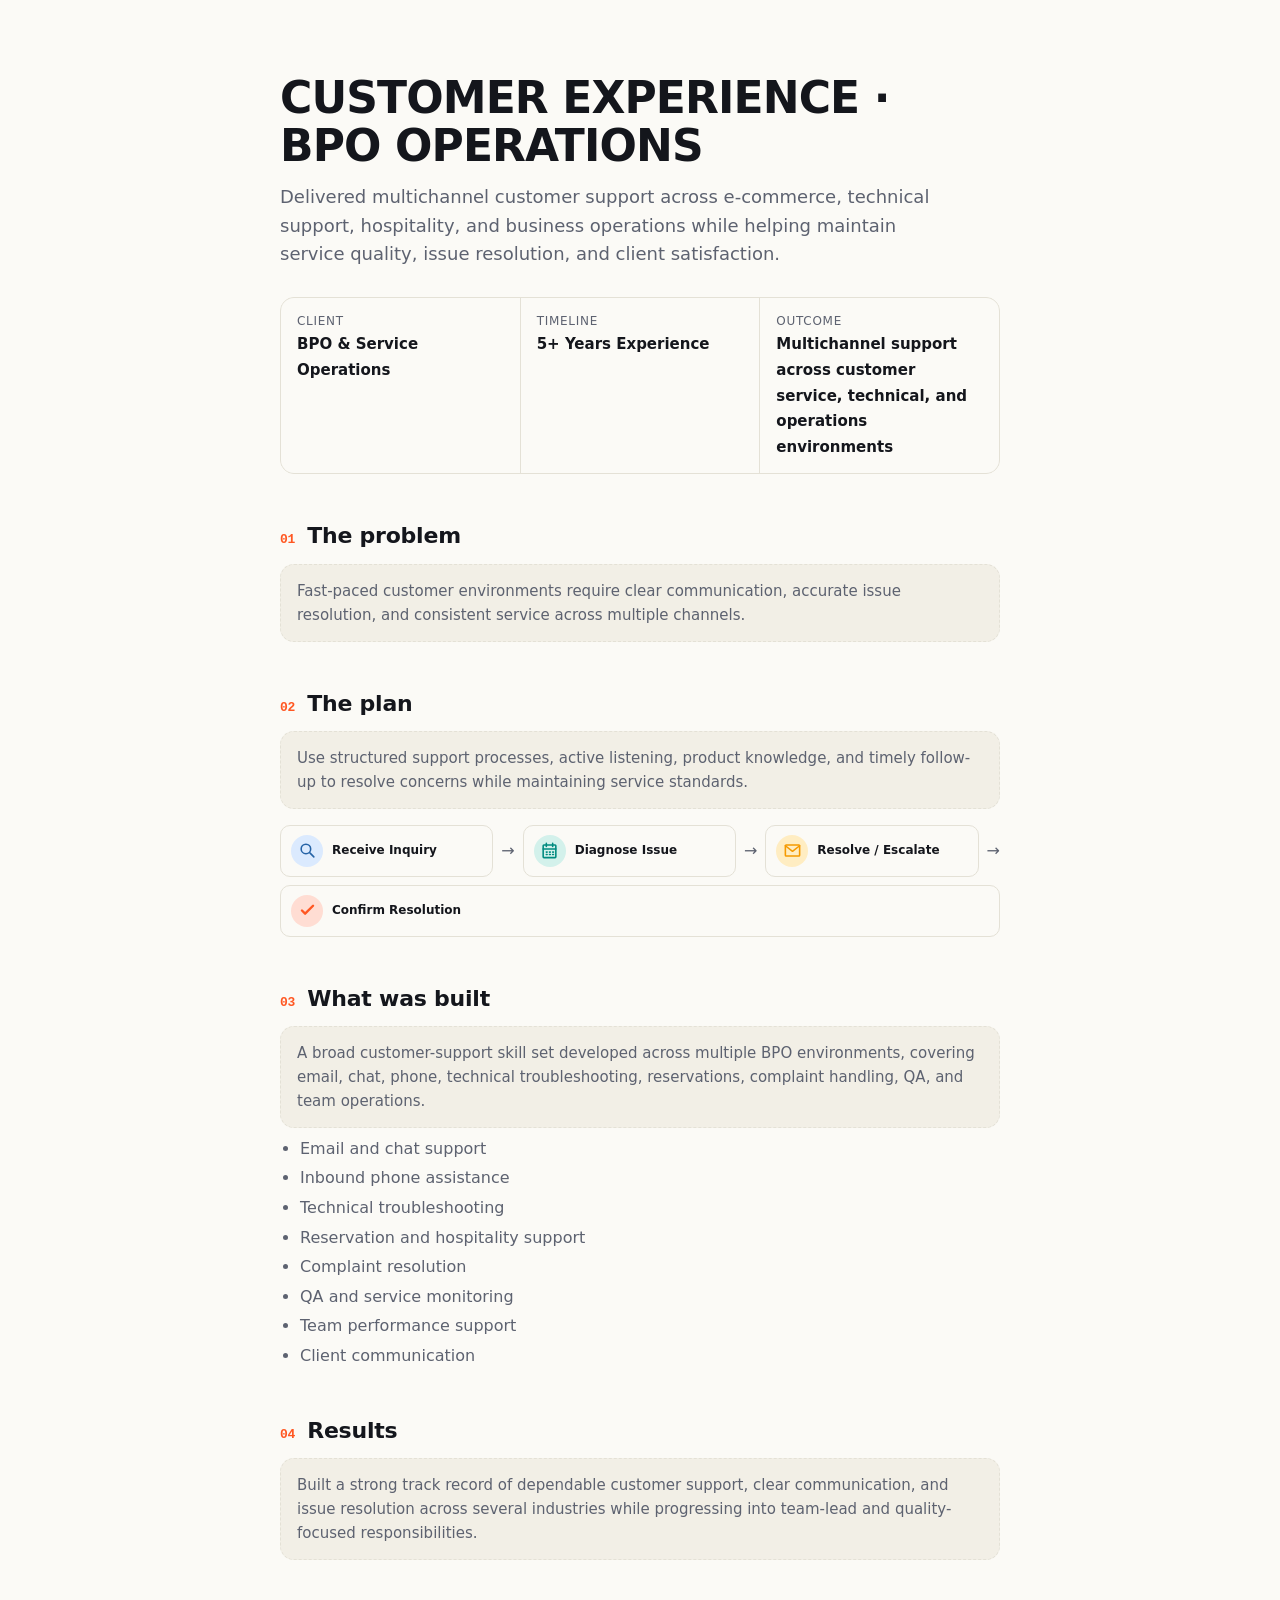
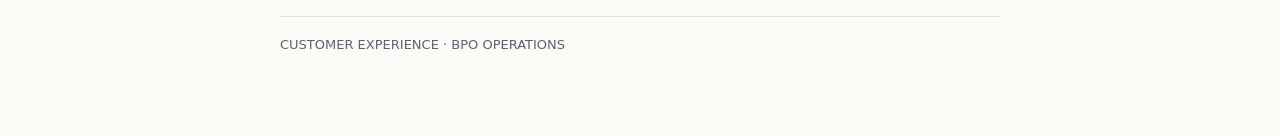
<file: public/client-support.html>
<!doctype html>
<html lang="en">
<head>
<meta charset="utf-8">
<meta name="viewport" content="width=device-width, initial-scale=1">
<title>CUSTOMER EXPERIENCE · BPO OPERATIONS</title>
<meta name="robots" content="noindex">
<style>
  :root {
    --paper: #fbfaf6;
    --ink: #14161c;
    --muted: #5d6270;
    --line: #e4e1d6;
    --tint: #f2efe6;
    --accent: #ff5722;
    --accent-soft: #fff1ea;
    --radius: 14px;
  }
  @media (prefers-color-scheme: dark) {
    :root {
      --paper: #0e0f16;
      --ink: #f2f2f5;
      --muted: #a2a6b4;
      --line: #262836;
      --tint: #161824;
      --accent-soft: #2a1710;
    }
  }
  * { box-sizing: border-box; }
  html, body { margin: 0; }
  body {
    background: var(--paper);
    color: var(--ink);
    font: 16px/1.6 ui-sans-serif, system-ui, -apple-system, "Segoe UI", sans-serif;
    -webkit-font-smoothing: antialiased;
  }
  .doc { max-width: 760px; margin: 0 auto; padding: 56px 20px 80px; }
  .tag {
    display: inline-flex; align-items: center; gap: 8px;
    font: 600 12px/1 ui-monospace, SFMono-Regular, Menlo, monospace;
    letter-spacing: .08em; text-transform: uppercase;
    color: var(--accent); background: var(--accent-soft);
    padding: 7px 10px; border-radius: 999px;
  }
  .tag svg { width: 12px; height: 12px; }
  h1 { font-size: clamp(30px, 5vw, 44px); line-height: 1.1; letter-spacing: -.02em; margin: 18px 0 12px; }
  .lede { color: var(--muted); font-size: 18px; margin: 0 0 28px; max-width: 58ch; }
  .meta { display: grid; grid-template-columns: repeat(3, minmax(0, 1fr)); gap: 1px; background: var(--line); border: 1px solid var(--line); border-radius: var(--radius); overflow: hidden; margin-bottom: 44px; }
  .meta div { background: var(--paper); padding: 14px 16px; }
  .meta span { display: block; font-size: 12px; color: var(--muted); text-transform: uppercase; letter-spacing: .06em; }
  .meta b { font-weight: 600; font-size: 15px; }
  h2 { font-size: 22px; letter-spacing: -.01em; margin: 44px 0 10px; display: flex; gap: 12px; align-items: baseline; }
  h2 i { font: 600 13px/1 ui-monospace, SFMono-Regular, Menlo, monospace; font-style: normal; color: var(--accent); }
  p { margin: 0 0 12px; }
  .hint {
    border: 1px dashed var(--line); background: var(--tint);
    border-radius: var(--radius); padding: 14px 16px; color: var(--muted); font-size: 15px;
  }
  .hint strong { color: var(--ink); }
  .flow { display: flex; flex-wrap: wrap; align-items: center; gap: 8px; margin: 16px 0 4px; }
  .flow .flow-step {
    display: flex; align-items: center; gap: 9px; flex: 1 1 140px;
    border: 1px solid var(--line); background: var(--paper);
    border-radius: 10px; padding: 9px 10px; font-size: 12px; font-weight: 600;
    white-space: nowrap;
  }
  .flow-icon { display: grid; place-items: center; width: 32px; height: 32px; flex-shrink: 0; border-radius: 50%; }
  .flow-icon svg { width: 19px; height: 19px; fill: none; stroke: currentColor; stroke-width: 2; stroke-linecap: round; stroke-linejoin: round; }
  .flow-icon--search { background: #dbeafe; color: #2563a6; }
  .flow-icon--calendar { background: #d3f1eb; color: #008b80; }
  .flow-icon--mail { background: #ffedc2; color: #f59a00; }
  .flow-icon--check { background: #ffddd3; color: #ff5722; }
  .flow em { align-self: center; color: var(--muted); font-style: normal; }
  @media (max-width: 650px) {
    .flow { flex-direction: column; align-items: stretch; }
    .flow .flow-step { flex: none; }
    .flow em { transform: rotate(90deg); }
  }
  ul.list { padding-left: 20px; margin: 8px 0 0; color: var(--muted); }
  ul.list li { margin: 4px 0; }
  footer { margin-top: 56px; padding-top: 18px; border-top: 1px solid var(--line); color: var(--muted); font-size: 13px; }
  @media (max-width: 560px) { .meta { grid-template-columns: 1fr; } }
</style>
</head>
<body>
  <main class="doc">
    <h1 id="doc-title">CUSTOMER EXPERIENCE · BPO OPERATIONS</h1>
    <p class="lede">Delivered multichannel customer support across e-commerce, technical support, hospitality, and business operations while helping maintain service quality, issue resolution, and client satisfaction.</p>

    <div class="meta">
      <div><span>Client</span><b>BPO &amp; Service Operations</b></div>
      <div><span>Timeline</span><b>5+ Years Experience</b></div>
      <div><span>Outcome</span><b>Multichannel support across customer service, technical, and operations environments</b></div>
    </div>

    <h2><i>01</i>The problem</h2>
    <div class="hint">Fast-paced customer environments require clear communication, accurate issue resolution, and consistent service across multiple channels.</div>

    <h2><i>02</i>The plan</h2>
    <p class="hint">Use structured support processes, active listening, product knowledge, and timely follow-up to resolve concerns while maintaining service standards.</p>
    <div class="flow" aria-label="Client support workflow">
      <div class="flow-step"><span class="flow-icon flow-icon--search" aria-hidden="true"><svg viewBox="0 0 24 24"><circle cx="10" cy="10" r="6"/><path d="m15 15 5 5"/></svg></span>Receive Inquiry</div><em aria-hidden="true">&rarr;</em>
      <div class="flow-step"><span class="flow-icon flow-icon--calendar" aria-hidden="true"><svg viewBox="0 0 24 24"><rect x="4" y="5" width="16" height="16" rx="1"/><path d="M8 3v4m8-4v4M4 10h16m-12 4h1m3 0h1m3 0h1m-9 3h1m3 0h1m3 0h1"/></svg></span>Diagnose Issue</div><em aria-hidden="true">&rarr;</em>
      <div class="flow-step"><span class="flow-icon flow-icon--mail" aria-hidden="true"><svg viewBox="0 0 24 24"><rect x="3" y="5" width="18" height="14" rx="1"/><path d="m3 6 9 7 9-7"/></svg></span>Resolve / Escalate</div><em aria-hidden="true">&rarr;</em>
      <div class="flow-step"><span class="flow-icon flow-icon--check" aria-hidden="true"><svg viewBox="0 0 24 24"><path d="m5 12 4 4L19 6" stroke-width="3"/></svg></span>Confirm Resolution</div>
    </div>

    <h2><i>03</i>What was built</h2>
    <div class="hint">A broad customer-support skill set developed across multiple BPO environments, covering email, chat, phone, technical troubleshooting, reservations, complaint handling, QA, and team operations.</div>
    <ul class="list">
      <li>Email and chat support</li>
      <li>Inbound phone assistance</li>
      <li>Technical troubleshooting</li>
      <li>Reservation and hospitality support</li>
      <li>Complaint resolution</li>
      <li>QA and service monitoring</li>
      <li>Team performance support</li>
      <li>Client communication</li>
    </ul>

    <h2><i>04</i>Results</h2>
    <div class="hint">Built a strong track record of dependable customer support, clear communication, and issue resolution across several industries while progressing into team-lead and quality-focused responsibilities.</div>

    <footer>CUSTOMER EXPERIENCE · BPO OPERATIONS</footer>
  </main>

</body>
</html>
</file>
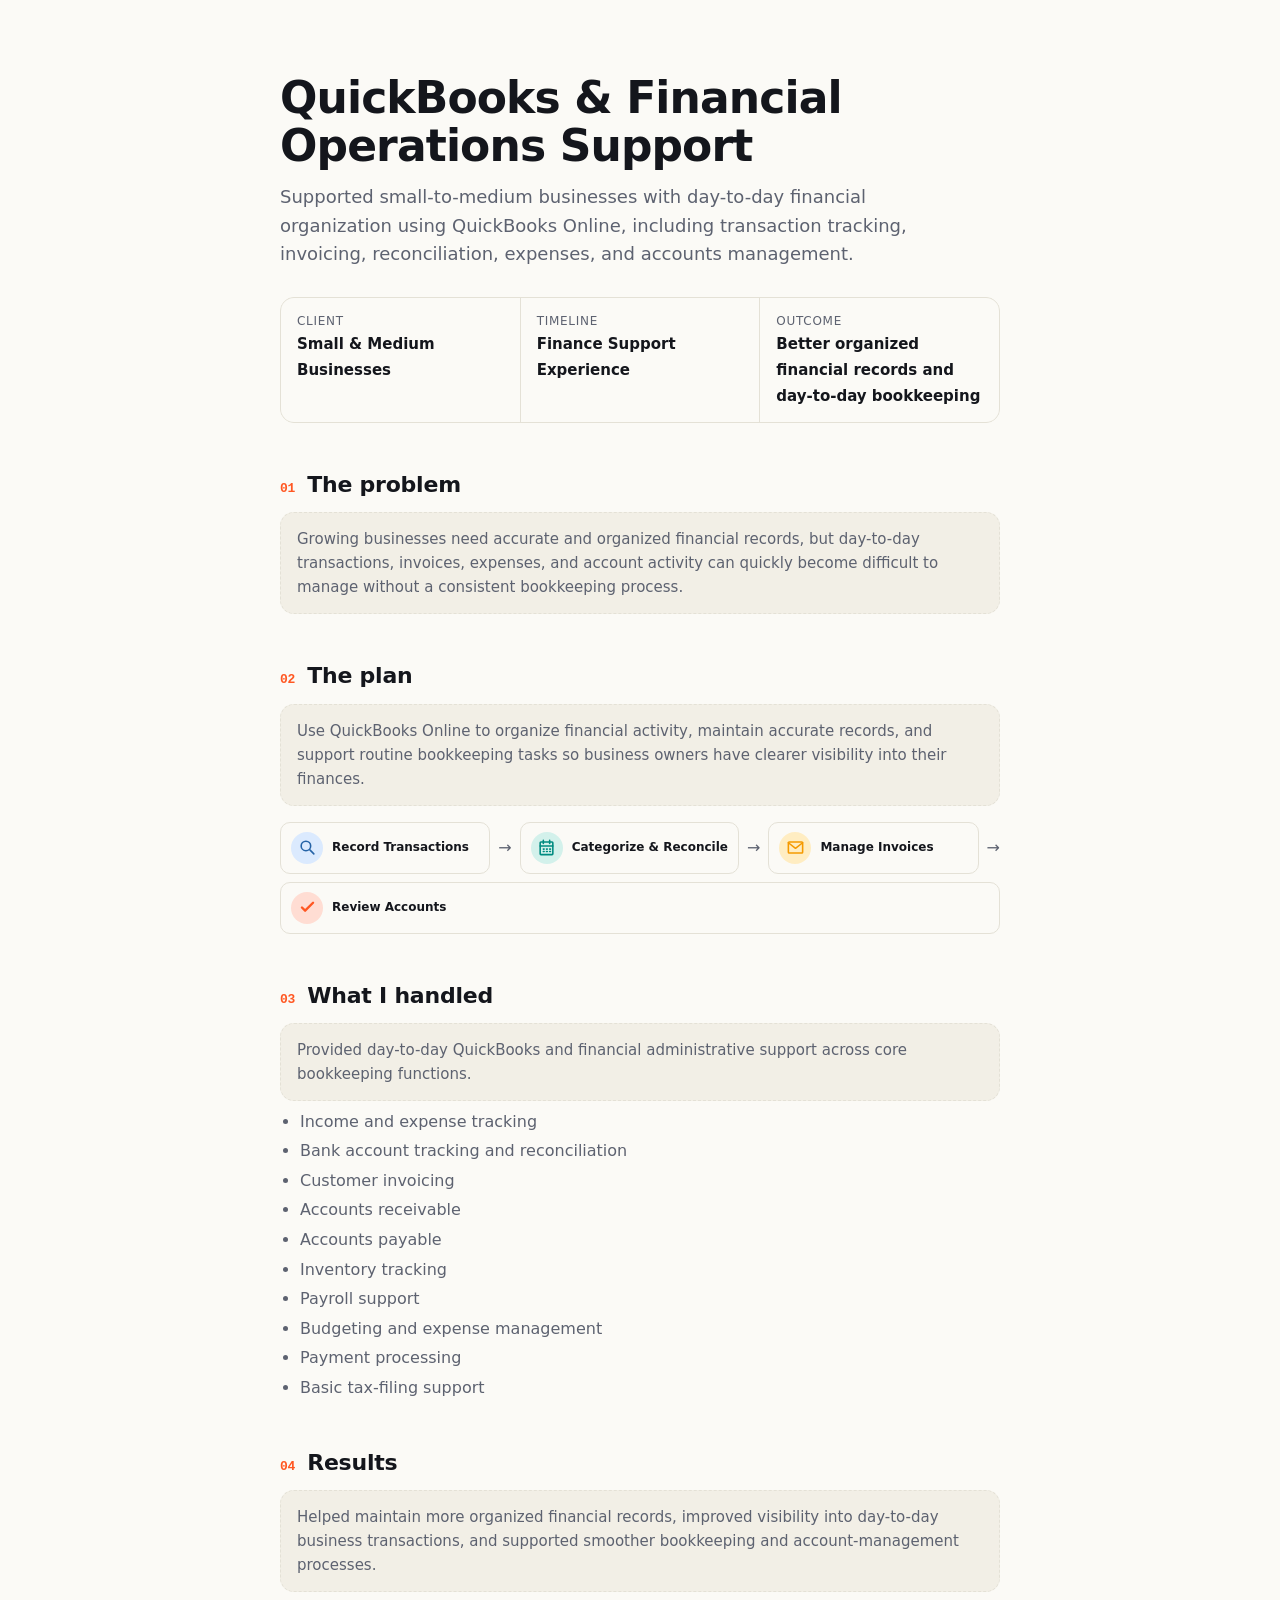
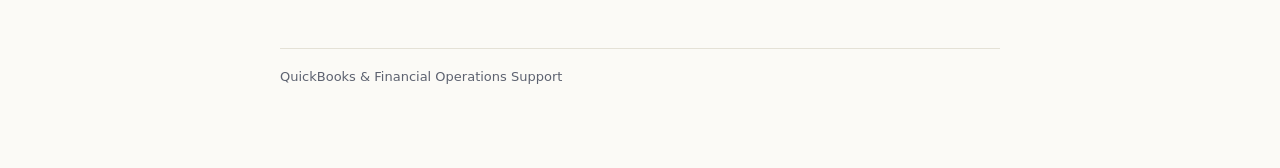
<file: public/finance-support.html>
<!doctype html>
<html lang="en">
<head>
<meta charset="utf-8">
<meta name="viewport" content="width=device-width, initial-scale=1">
<title>QuickBooks &amp; Financial Operations Support</title>
<meta name="robots" content="noindex">
<style>
  :root {
    --paper: #fbfaf6;
    --ink: #14161c;
    --muted: #5d6270;
    --line: #e4e1d6;
    --tint: #f2efe6;
    --accent: #ff5722;
    --accent-soft: #fff1ea;
    --radius: 14px;
  }
  @media (prefers-color-scheme: dark) {
    :root {
      --paper: #0e0f16;
      --ink: #f2f2f5;
      --muted: #a2a6b4;
      --line: #262836;
      --tint: #161824;
      --accent-soft: #2a1710;
    }
  }
  * { box-sizing: border-box; }
  html, body { margin: 0; }
  body {
    background: var(--paper);
    color: var(--ink);
    font: 16px/1.6 ui-sans-serif, system-ui, -apple-system, "Segoe UI", sans-serif;
    -webkit-font-smoothing: antialiased;
  }
  .doc { max-width: 760px; margin: 0 auto; padding: 56px 20px 80px; }
  .tag {
    display: inline-flex; align-items: center; gap: 8px;
    font: 600 12px/1 ui-monospace, SFMono-Regular, Menlo, monospace;
    letter-spacing: .08em; text-transform: uppercase;
    color: var(--accent); background: var(--accent-soft);
    padding: 7px 10px; border-radius: 999px;
  }
  .tag svg { width: 12px; height: 12px; }
  h1 { font-size: clamp(30px, 5vw, 44px); line-height: 1.1; letter-spacing: -.02em; margin: 18px 0 12px; }
  .lede { color: var(--muted); font-size: 18px; margin: 0 0 28px; max-width: 58ch; }
  .meta { display: grid; grid-template-columns: repeat(3, minmax(0, 1fr)); gap: 1px; background: var(--line); border: 1px solid var(--line); border-radius: var(--radius); overflow: hidden; margin-bottom: 44px; }
  .meta div { background: var(--paper); padding: 14px 16px; }
  .meta span { display: block; font-size: 12px; color: var(--muted); text-transform: uppercase; letter-spacing: .06em; }
  .meta b { font-weight: 600; font-size: 15px; }
  h2 { font-size: 22px; letter-spacing: -.01em; margin: 44px 0 10px; display: flex; gap: 12px; align-items: baseline; }
  h2 i { font: 600 13px/1 ui-monospace, SFMono-Regular, Menlo, monospace; font-style: normal; color: var(--accent); }
  p { margin: 0 0 12px; }
  .hint {
    border: 1px dashed var(--line); background: var(--tint);
    border-radius: var(--radius); padding: 14px 16px; color: var(--muted); font-size: 15px;
  }
  .hint strong { color: var(--ink); }
  .flow { display: flex; flex-wrap: wrap; align-items: center; gap: 8px; margin: 16px 0 4px; }
  .flow .flow-step {
    display: flex; align-items: center; gap: 9px; flex: 1 1 140px;
    border: 1px solid var(--line); background: var(--paper);
    border-radius: 10px; padding: 9px 10px; font-size: 12px; font-weight: 600;
    white-space: nowrap;
  }
  .flow-icon { display: grid; place-items: center; width: 32px; height: 32px; flex-shrink: 0; border-radius: 50%; }
  .flow-icon svg { width: 19px; height: 19px; fill: none; stroke: currentColor; stroke-width: 2; stroke-linecap: round; stroke-linejoin: round; }
  .flow-icon--search { background: #dbeafe; color: #2563a6; }
  .flow-icon--calendar { background: #d3f1eb; color: #008b80; }
  .flow-icon--mail { background: #ffedc2; color: #f59a00; }
  .flow-icon--check { background: #ffddd3; color: #ff5722; }
  .flow em { align-self: center; color: var(--muted); font-style: normal; }
  @media (max-width: 650px) {
    .flow { flex-direction: column; align-items: stretch; }
    .flow .flow-step { flex: none; }
    .flow em { transform: rotate(90deg); }
  }
  ul.list { padding-left: 20px; margin: 8px 0 0; color: var(--muted); }
  ul.list li { margin: 4px 0; }
  footer { margin-top: 56px; padding-top: 18px; border-top: 1px solid var(--line); color: var(--muted); font-size: 13px; }
  @media (max-width: 560px) { .meta { grid-template-columns: 1fr; } }
</style>
</head>
<body>
  <main class="doc">
    <h1 id="doc-title">QuickBooks &amp; Financial Operations Support</h1>
    <p class="lede">Supported small-to-medium businesses with day-to-day financial organization using QuickBooks Online, including transaction tracking, invoicing, reconciliation, expenses, and accounts management.</p>

    <div class="meta">
      <div><span>Client</span><b>Small &amp; Medium Businesses</b></div>
      <div><span>Timeline</span><b>Finance Support Experience</b></div>
      <div><span>Outcome</span><b>Better organized financial records and day-to-day bookkeeping</b></div>
    </div>

    <h2><i>01</i>The problem</h2>
    <div class="hint">Growing businesses need accurate and organized financial records, but day-to-day transactions, invoices, expenses, and account activity can quickly become difficult to manage without a consistent bookkeeping process.</div>

    <h2><i>02</i>The plan</h2>
    <p class="hint">Use QuickBooks Online to organize financial activity, maintain accurate records, and support routine bookkeeping tasks so business owners have clearer visibility into their finances.</p>
    <div class="flow" aria-label="Financial operations workflow">
      <div class="flow-step"><span class="flow-icon flow-icon--search" aria-hidden="true"><svg viewBox="0 0 24 24"><circle cx="10" cy="10" r="6"/><path d="m15 15 5 5"/></svg></span>Record Transactions</div><em aria-hidden="true">&rarr;</em>
      <div class="flow-step"><span class="flow-icon flow-icon--calendar" aria-hidden="true"><svg viewBox="0 0 24 24"><rect x="4" y="5" width="16" height="16" rx="1"/><path d="M8 3v4m8-4v4M4 10h16m-12 4h1m3 0h1m3 0h1m-9 3h1m3 0h1m3 0h1"/></svg></span>Categorize &amp; Reconcile</div><em aria-hidden="true">&rarr;</em>
      <div class="flow-step"><span class="flow-icon flow-icon--mail" aria-hidden="true"><svg viewBox="0 0 24 24"><rect x="3" y="5" width="18" height="14" rx="1"/><path d="m3 6 9 7 9-7"/></svg></span>Manage Invoices</div><em aria-hidden="true">&rarr;</em>
      <div class="flow-step"><span class="flow-icon flow-icon--check" aria-hidden="true"><svg viewBox="0 0 24 24"><path d="m5 12 4 4L19 6" stroke-width="3"/></svg></span>Review Accounts</div>
    </div>

    <h2><i>03</i>What I handled</h2>
    <div class="hint">Provided day-to-day QuickBooks and financial administrative support across core bookkeeping functions.</div>
    <ul class="list">
      <li>Income and expense tracking</li>
      <li>Bank account tracking and reconciliation</li>
      <li>Customer invoicing</li>
      <li>Accounts receivable</li>
      <li>Accounts payable</li>
      <li>Inventory tracking</li>
      <li>Payroll support</li>
      <li>Budgeting and expense management</li>
      <li>Payment processing</li>
      <li>Basic tax-filing support</li>
    </ul>

    <h2><i>04</i>Results</h2>
    <div class="hint">Helped maintain more organized financial records, improved visibility into day-to-day business transactions, and supported smoother bookkeeping and account-management processes.</div>

    <footer>QuickBooks &amp; Financial Operations Support</footer>
  </main>

</body>
</html>
</file>
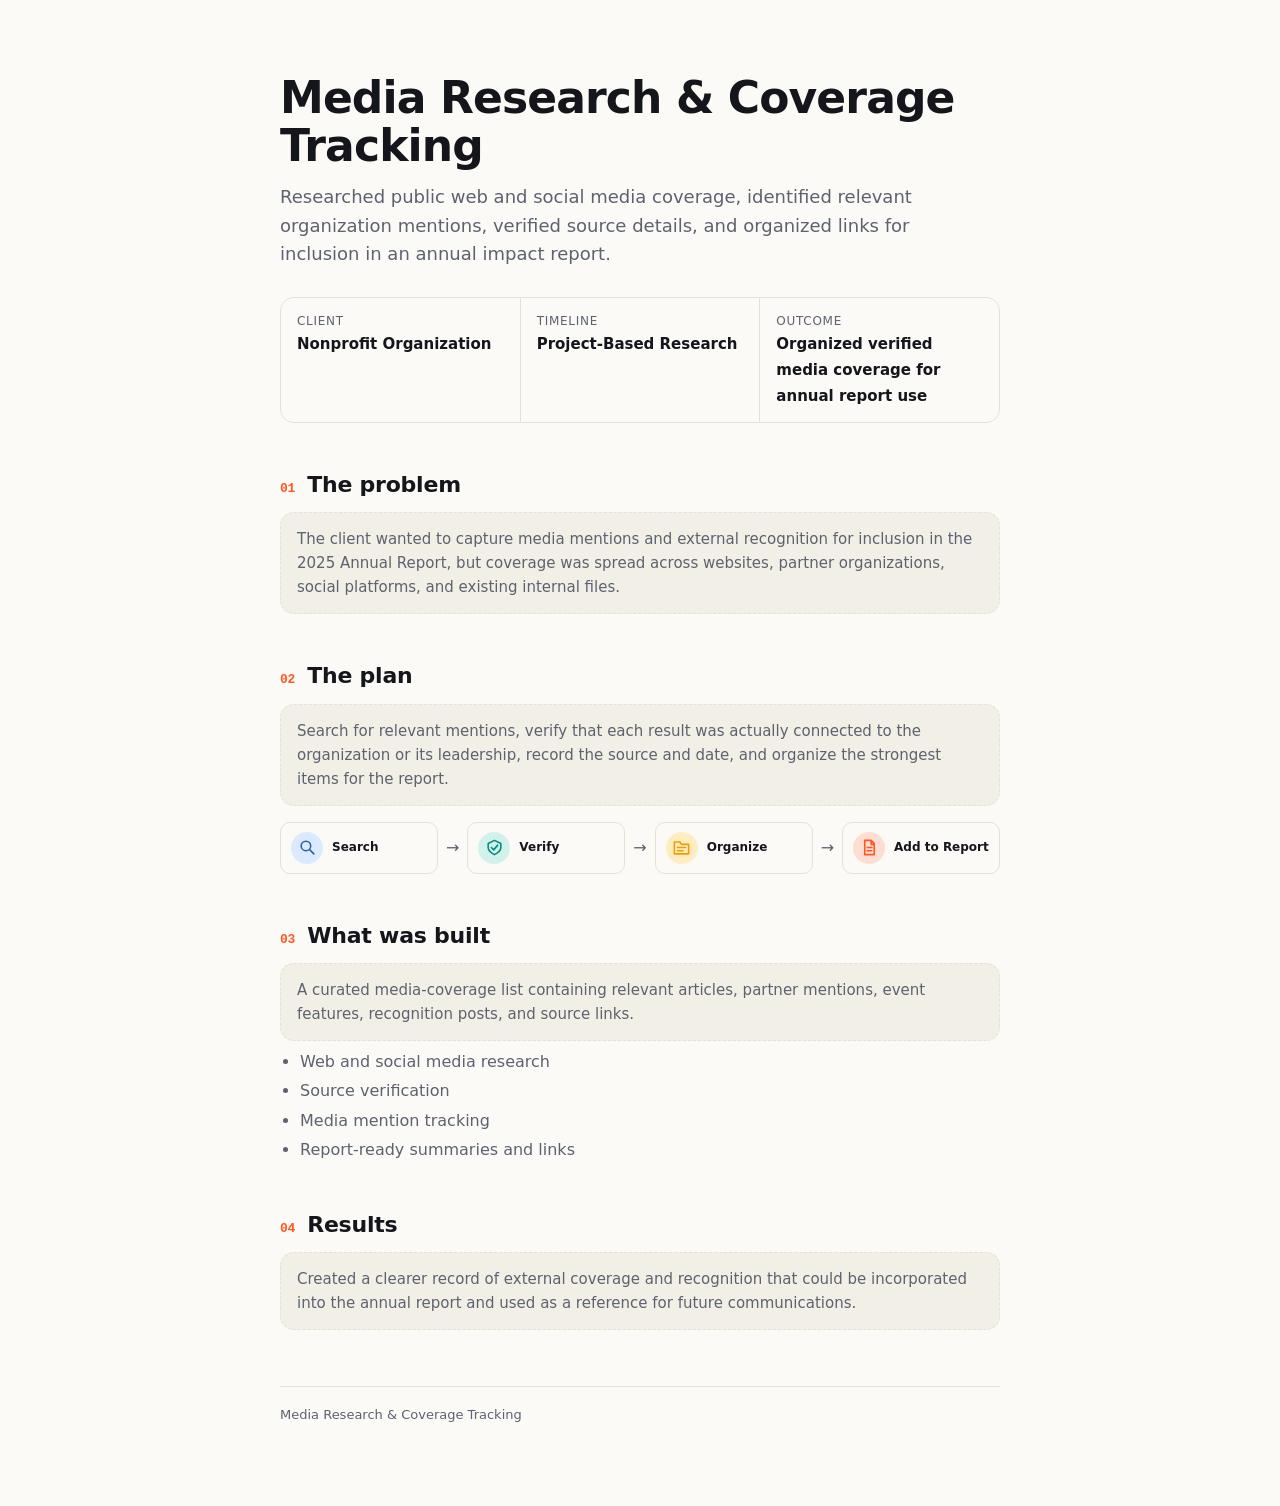
<file: public/media-research.html>
<!doctype html>
<html lang="en">
<head>
<meta charset="utf-8">
<meta name="viewport" content="width=device-width, initial-scale=1">
<title>Media Research &amp; Coverage Tracking</title>
<meta name="robots" content="noindex">
<style>
  :root {
    --paper: #fbfaf6;
    --ink: #14161c;
    --muted: #5d6270;
    --line: #e4e1d6;
    --tint: #f2efe6;
    --accent: #ff5722;
    --accent-soft: #fff1ea;
    --radius: 14px;
  }
  @media (prefers-color-scheme: dark) {
    :root {
      --paper: #0e0f16;
      --ink: #f2f2f5;
      --muted: #a2a6b4;
      --line: #262836;
      --tint: #161824;
      --accent-soft: #2a1710;
    }
  }
  * { box-sizing: border-box; }
  html, body { margin: 0; }
  body {
    background: var(--paper);
    color: var(--ink);
    font: 16px/1.6 ui-sans-serif, system-ui, -apple-system, "Segoe UI", sans-serif;
    -webkit-font-smoothing: antialiased;
  }
  .doc { max-width: 760px; margin: 0 auto; padding: 56px 20px 80px; }
  .tag {
    display: inline-flex; align-items: center; gap: 8px;
    font: 600 12px/1 ui-monospace, SFMono-Regular, Menlo, monospace;
    letter-spacing: .08em; text-transform: uppercase;
    color: var(--accent); background: var(--accent-soft);
    padding: 7px 10px; border-radius: 999px;
  }
  .tag svg { width: 12px; height: 12px; }
  h1 { font-size: clamp(30px, 5vw, 44px); line-height: 1.1; letter-spacing: -.02em; margin: 18px 0 12px; }
  .lede { color: var(--muted); font-size: 18px; margin: 0 0 28px; max-width: 58ch; }
  .meta { display: grid; grid-template-columns: repeat(3, minmax(0, 1fr)); gap: 1px; background: var(--line); border: 1px solid var(--line); border-radius: var(--radius); overflow: hidden; margin-bottom: 44px; }
  .meta div { background: var(--paper); padding: 14px 16px; }
  .meta span { display: block; font-size: 12px; color: var(--muted); text-transform: uppercase; letter-spacing: .06em; }
  .meta b { font-weight: 600; font-size: 15px; }
  h2 { font-size: 22px; letter-spacing: -.01em; margin: 44px 0 10px; display: flex; gap: 12px; align-items: baseline; }
  h2 i { font: 600 13px/1 ui-monospace, SFMono-Regular, Menlo, monospace; font-style: normal; color: var(--accent); }
  p { margin: 0 0 12px; }
  .hint {
    border: 1px dashed var(--line); background: var(--tint);
    border-radius: var(--radius); padding: 14px 16px; color: var(--muted); font-size: 15px;
  }
  .hint strong { color: var(--ink); }
  .flow { display: flex; flex-wrap: wrap; align-items: center; gap: 8px; margin: 16px 0 4px; }
  .flow .flow-step {
    display: flex; align-items: center; gap: 9px; flex: 1 1 140px;
    border: 1px solid var(--line); background: var(--paper);
    border-radius: 10px; padding: 9px 10px; font-size: 12px; font-weight: 600;
    white-space: nowrap;
  }
  .flow-icon { display: grid; place-items: center; width: 32px; height: 32px; flex-shrink: 0; border-radius: 50%; }
  .flow-icon svg { width: 19px; height: 19px; fill: none; stroke: currentColor; stroke-width: 2; stroke-linecap: round; stroke-linejoin: round; }
  .flow-icon--search { background: #dbeafe; color: #2563a6; }
  .flow-icon--calendar { background: #d3f1eb; color: #008b80; }
  .flow-icon--mail { background: #ffedc2; color: #f59a00; }
  .flow-icon--check { background: #ffddd3; color: #ff5722; }
  .flow em { align-self: center; color: var(--muted); font-style: normal; }
  @media (max-width: 650px) {
    .flow { flex-direction: column; align-items: stretch; }
    .flow .flow-step { flex: none; }
    .flow em { transform: rotate(90deg); }
  }
  ul.list { padding-left: 20px; margin: 8px 0 0; color: var(--muted); }
  ul.list li { margin: 4px 0; }
  footer { margin-top: 56px; padding-top: 18px; border-top: 1px solid var(--line); color: var(--muted); font-size: 13px; }
  @media (max-width: 560px) { .meta { grid-template-columns: 1fr; } }
</style>
</head>
<body>
  <main class="doc">
    <h1 id="doc-title">Media Research &amp; Coverage Tracking</h1>
    <p class="lede">Researched public web and social media coverage, identified relevant organization mentions, verified source details, and organized links for inclusion in an annual impact report.</p>

    <div class="meta">
      <div><span>Client</span><b>Nonprofit Organization</b></div>
      <div><span>Timeline</span><b>Project-Based Research</b></div>
      <div><span>Outcome</span><b>Organized verified media coverage for annual report use</b></div>
    </div>

    <h2><i>01</i>The problem</h2>
    <div class="hint">The client wanted to capture media mentions and external recognition for inclusion in the 2025 Annual Report, but coverage was spread across websites, partner organizations, social platforms, and existing internal files.</div>

    <h2><i>02</i>The plan</h2>
    <p class="hint">Search for relevant mentions, verify that each result was actually connected to the organization or its leadership, record the source and date, and organize the strongest items for the report.</p>
    <div class="flow" aria-label="Media research workflow">
      <div class="flow-step"><span class="flow-icon flow-icon--search" aria-hidden="true"><svg viewBox="0 0 24 24"><circle cx="10" cy="10" r="6"/><path d="m15 15 5 5"/></svg></span>Search</div><em aria-hidden="true">&rarr;</em>
      <div class="flow-step"><span class="flow-icon flow-icon--calendar" aria-hidden="true"><svg viewBox="0 0 24 24"><path d="m12 3 8 4v5c0 5-8 9-8 9s-8-4-8-9V7z"/><path d="m8 12 3 3 5-6"/></svg></span>Verify</div><em aria-hidden="true">&rarr;</em>
      <div class="flow-step"><span class="flow-icon flow-icon--mail" aria-hidden="true"><svg viewBox="0 0 24 24"><path d="M3 7V5h7l2 3h9v12H3z"/><path d="M7 12h10m-10 4h7"/></svg></span>Organize</div><em aria-hidden="true">&rarr;</em>
      <div class="flow-step"><span class="flow-icon flow-icon--check" aria-hidden="true"><svg viewBox="0 0 24 24"><path d="M6 3h8l4 4v14H6zM14 3v5h4M9 12h6m-6 4h6"/></svg></span>Add to Report</div>
    </div>

    <h2><i>03</i>What was built</h2>
    <div class="hint">A curated media-coverage list containing relevant articles, partner mentions, event features, recognition posts, and source links.</div>
    <ul class="list">
      <li>Web and social media research</li>
      <li>Source verification</li>
      <li>Media mention tracking</li>
      <li>Report-ready summaries and links</li>
    </ul>

    <h2><i>04</i>Results</h2>
    <div class="hint">Created a clearer record of external coverage and recognition that could be incorporated into the annual report and used as a reference for future communications.</div>

    <footer>Media Research &amp; Coverage Tracking</footer>
  </main>

</body>
</html>
</file>
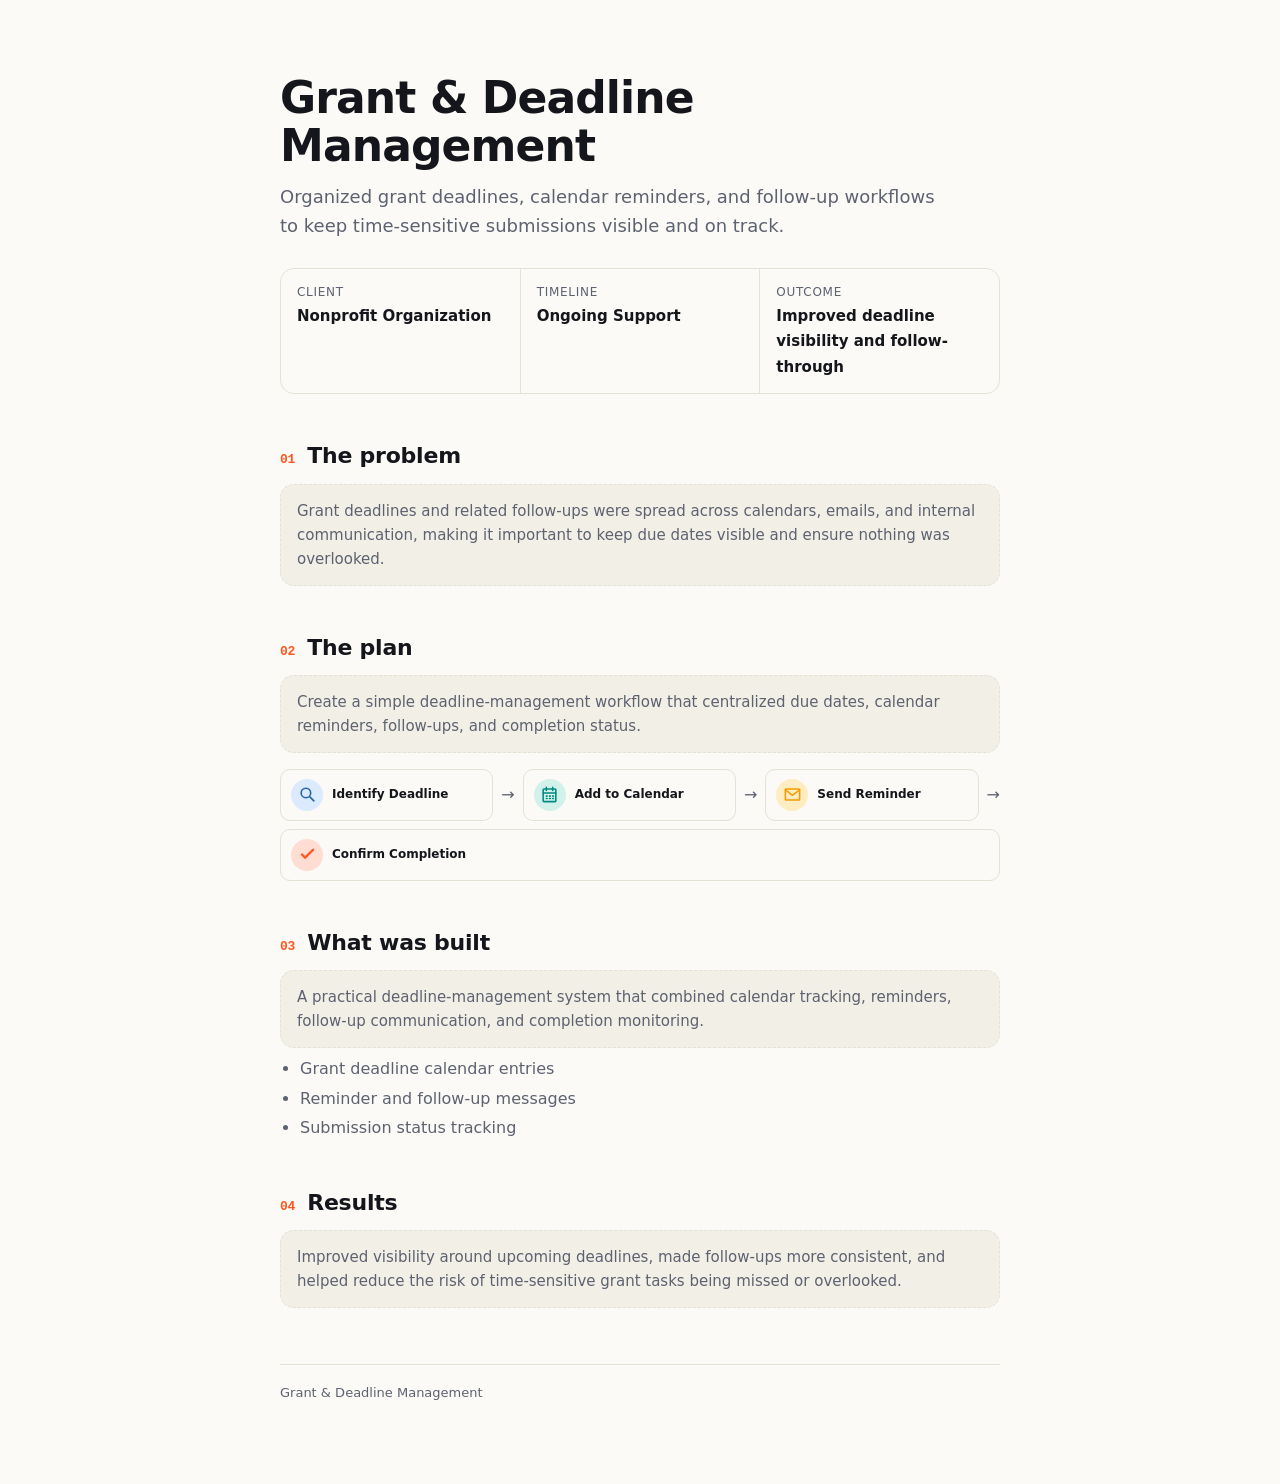
<file: public/placeholders/sample-plan.html>
<!doctype html>
<html lang="en">
<head>
<meta charset="utf-8">
<meta name="viewport" content="width=device-width, initial-scale=1">
<title>Sample Document - Placeholder</title>
<meta name="robots" content="noindex">
<style>
  :root {
    --paper: #fbfaf6;
    --ink: #14161c;
    --muted: #5d6270;
    --line: #e4e1d6;
    --tint: #f2efe6;
    --accent: #ff5722;
    --accent-soft: #fff1ea;
    --radius: 14px;
  }
  @media (prefers-color-scheme: dark) {
    :root {
      --paper: #0e0f16;
      --ink: #f2f2f5;
      --muted: #a2a6b4;
      --line: #262836;
      --tint: #161824;
      --accent-soft: #2a1710;
    }
  }
  * { box-sizing: border-box; }
  html, body { margin: 0; }
  body {
    background: var(--paper);
    color: var(--ink);
    font: 16px/1.6 ui-sans-serif, system-ui, -apple-system, "Segoe UI", sans-serif;
    -webkit-font-smoothing: antialiased;
  }
  .doc { max-width: 760px; margin: 0 auto; padding: 56px 20px 80px; }
  .tag {
    display: inline-flex; align-items: center; gap: 8px;
    font: 600 12px/1 ui-monospace, SFMono-Regular, Menlo, monospace;
    letter-spacing: .08em; text-transform: uppercase;
    color: var(--accent); background: var(--accent-soft);
    padding: 7px 10px; border-radius: 999px;
  }
  .tag svg { width: 12px; height: 12px; }
  h1 { font-size: clamp(30px, 5vw, 44px); line-height: 1.1; letter-spacing: -.02em; margin: 18px 0 12px; }
  .lede { color: var(--muted); font-size: 18px; margin: 0 0 28px; max-width: 58ch; }
  .meta { display: grid; grid-template-columns: repeat(3, minmax(0, 1fr)); gap: 1px; background: var(--line); border: 1px solid var(--line); border-radius: var(--radius); overflow: hidden; margin-bottom: 44px; }
  .meta div { background: var(--paper); padding: 14px 16px; }
  .meta span { display: block; font-size: 12px; color: var(--muted); text-transform: uppercase; letter-spacing: .06em; }
  .meta b { font-weight: 600; font-size: 15px; }
  h2 { font-size: 22px; letter-spacing: -.01em; margin: 44px 0 10px; display: flex; gap: 12px; align-items: baseline; }
  h2 i { font: 600 13px/1 ui-monospace, SFMono-Regular, Menlo, monospace; font-style: normal; color: var(--accent); }
  p { margin: 0 0 12px; }
  .hint {
    border: 1px dashed var(--line); background: var(--tint);
    border-radius: var(--radius); padding: 14px 16px; color: var(--muted); font-size: 15px;
  }
  .hint strong { color: var(--ink); }
  .flow { display: flex; flex-wrap: wrap; align-items: center; gap: 8px; margin: 16px 0 4px; }
  .flow .flow-step {
    display: flex; align-items: center; gap: 9px; flex: 1 1 140px;
    border: 1px solid var(--line); background: var(--paper);
    border-radius: 10px; padding: 9px 10px; font-size: 12px; font-weight: 600;
    white-space: nowrap;
  }
  .flow-icon { display: grid; place-items: center; width: 32px; height: 32px; flex-shrink: 0; border-radius: 50%; }
  .flow-icon svg { width: 19px; height: 19px; fill: none; stroke: currentColor; stroke-width: 2; stroke-linecap: round; stroke-linejoin: round; }
  .flow-icon--search { background: #dbeafe; color: #2563a6; }
  .flow-icon--calendar { background: #d3f1eb; color: #008b80; }
  .flow-icon--mail { background: #ffedc2; color: #f59a00; }
  .flow-icon--check { background: #ffddd3; color: #ff5722; }
  .flow em { align-self: center; color: var(--muted); font-style: normal; }
  @media (max-width: 650px) {
    .flow { flex-direction: column; align-items: stretch; }
    .flow .flow-step { flex: none; }
    .flow em { transform: rotate(90deg); }
  }
  ul.list { padding-left: 20px; margin: 8px 0 0; color: var(--muted); }
  ul.list li { margin: 4px 0; }
  footer { margin-top: 56px; padding-top: 18px; border-top: 1px solid var(--line); color: var(--muted); font-size: 13px; }
  @media (max-width: 560px) { .meta { grid-template-columns: 1fr; } }
</style>
</head>
<body>
  <main class="doc">
    <h1 id="doc-title">Grant &amp; Deadline Management</h1>
    <p class="lede">Organized grant deadlines, calendar reminders, and follow-up workflows to keep time-sensitive submissions visible and on track.</p>

    <div class="meta">
      <div><span>Client</span><b>Nonprofit Organization</b></div>
      <div><span>Timeline</span><b>Ongoing Support</b></div>
      <div><span>Outcome</span><b>Improved deadline visibility and follow-through</b></div>
    </div>

    <h2><i>01</i>The problem</h2>
    <div class="hint">Grant deadlines and related follow-ups were spread across calendars, emails, and internal communication, making it important to keep due dates visible and ensure nothing was overlooked.</div>

    <h2><i>02</i>The plan</h2>
    <p class="hint">Create a simple deadline-management workflow that centralized due dates, calendar reminders, follow-ups, and completion status.</p>
    <div class="flow" aria-label="Deadline management workflow">
      <div class="flow-step"><span class="flow-icon flow-icon--search" aria-hidden="true"><svg viewBox="0 0 24 24"><circle cx="10" cy="10" r="6"/><path d="m15 15 5 5"/></svg></span>Identify Deadline</div><em aria-hidden="true">&rarr;</em>
      <div class="flow-step"><span class="flow-icon flow-icon--calendar" aria-hidden="true"><svg viewBox="0 0 24 24"><rect x="4" y="5" width="16" height="16" rx="1"/><path d="M8 3v4m8-4v4M4 10h16m-12 4h1m3 0h1m3 0h1m-9 3h1m3 0h1m3 0h1"/></svg></span>Add to Calendar</div><em aria-hidden="true">&rarr;</em>
      <div class="flow-step"><span class="flow-icon flow-icon--mail" aria-hidden="true"><svg viewBox="0 0 24 24"><rect x="3" y="5" width="18" height="14" rx="1"/><path d="m3 6 9 7 9-7"/></svg></span>Send Reminder</div><em aria-hidden="true">&rarr;</em>
      <div class="flow-step"><span class="flow-icon flow-icon--check" aria-hidden="true"><svg viewBox="0 0 24 24"><path d="m5 12 4 4L19 6" stroke-width="3"/></svg></span>Confirm Completion</div>
    </div>

    <h2><i>03</i>What was built</h2>
    <div class="hint">A practical deadline-management system that combined calendar tracking, reminders, follow-up communication, and completion monitoring.</div>
    <ul class="list">
      <li>Grant deadline calendar entries</li>
      <li>Reminder and follow-up messages</li>
      <li>Submission status tracking</li>
    </ul>

    <h2><i>04</i>Results</h2>
    <div class="hint">Improved visibility around upcoming deadlines, made follow-ups more consistent, and helped reduce the risk of time-sensitive grant tasks being missed or overlooked.</div>

    <footer>Grant &amp; Deadline Management</footer>
  </main>
  <script>
    // ?doc=N labels the page for the featured-project panels that reuse it.
    (function () {
      var n = new URLSearchParams(location.search).get('doc');
      var names = { '1': 'Featured Project One', '2': 'Featured Project Two', '3': 'Featured Project Three' };
      if (!n || !names[n]) return;
      var kind = document.getElementById('doc-kind');
      var title = document.getElementById('doc-title');
      if (kind) kind.textContent = 'Placeholder - ' + names[n];
      if (title) title.textContent = names[n] + ': your page goes here.';
      if (n === '1') {
        if (title) title.textContent = 'Media Research & Coverage Tracking';
        document.title = 'Media Research & Coverage Tracking';
        var summary = document.querySelector('.lede');
        if (summary) summary.textContent = 'Researched public web and social media coverage, identified relevant organization mentions, verified source details, and organized links for inclusion in an annual impact report.';
      }
    })();
  </script>
</body>
</html>
</file>
